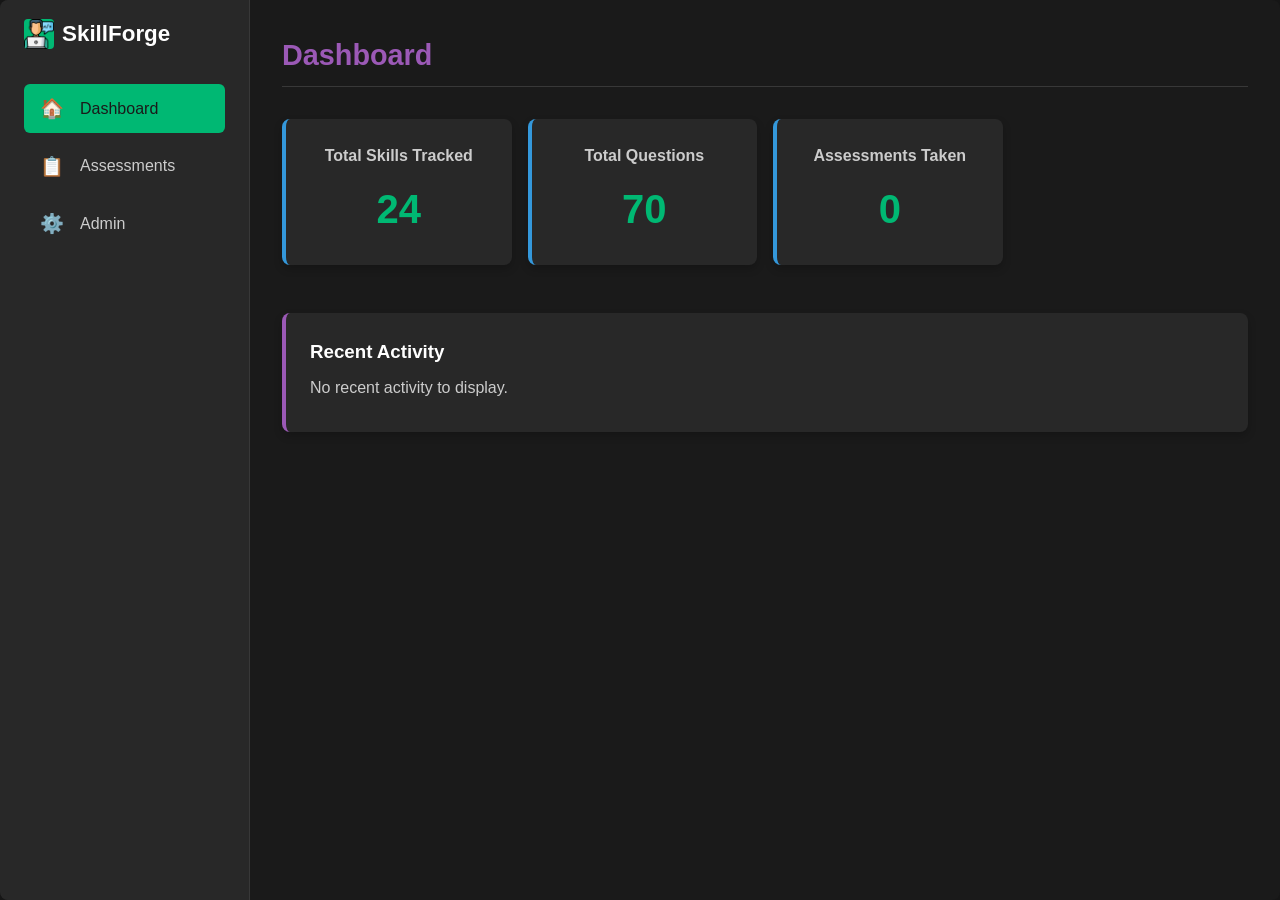
<file: index.html>
<!DOCTYPE html>
<html lang="en">
<head>
    <meta charset="utf-8" />
    <meta name="viewport" content="width=device-width, initial-scale=1.0" />
    <title>SkillForge Assess - Frontend Assessment Engine</title>
    <script src="https://d3js.org/d3.v7.min.js"></script>
    <link rel="stylesheet" href="css/style.css">
    <!-- Favicon -->
    <link rel="icon" href="data:image/svg+xml,<svg xmlns=%22http://www.w3.org/2000/svg%22 viewBox=%220 0 100 100%22><text y=%22.9em%22 font-size=%2290%22>📚</text></svg>">
</head>
<body>
    <div class="app-container">
        <!-- Header / Navbar: Contains logo and main navigation -->
        <header class="app-header">
            <div class="logo">
                <!-- SVG Logo: Ensure logo.svg exists in /assets, or adjust as needed -->
                <img src="assets/web-development.png" alt="SkillForge Assess Logo" class="logo-icon">
                <h1>SkillForge</h1>
            </div>
            <!-- Main Navigation: Links to different sections of the application -->
            <nav class="main-nav">
                <ul>
                    <li><a href="#dashboard" class="nav-link active" data-section="dashboard">Dashboard</a></li>
                    <li><a href="#assessments" class="nav-link" data-section="assessments">Assessments</a></li>
                    <li><a href="#admin" class="nav-link" data-section="admin">Admin</a></li>
                    <!-- Future Feature: Profile/User link, if Firebase Auth is integrated -->
                    <!-- <li><a href="#profile" class="nav-link"><img src="/assets/user-icon.svg" alt="Profile" class="user-icon"></a></li> -->
                </ul>
            </nav>
            <!-- Mobile Navigation Toggle: A placeholder for a hamburger menu on small screens -->
            <button class="menu-toggle" aria-label="Toggle navigation" hidden>☰</button>
        </header>

        <!-- Main Content Area: Displays different sections based on navigation -->
        <main class="app-main-content">

            <!-- Section: Dashboard (Overview of stats and recent activity) -->
            <section id="dashboard" class="content-section active">
                <div class="section-header">
                    <h2>Dashboard</h2>
                </div>
                <div class="dashboard-grid">
                    <div class="card stat-card">
                        <h3>Total Skills Tracked</h3>
                        <p id="totalSkillsCount">0</p>
                    </div>
                    <div class="card stat-card">
                        <h3>Total Questions</h3>
                        <p id="totalQuestionsCount">0</p>
                    </div>
                    <div class="card stat-card">
                        <h3>Assessments Taken</h3>
                        <p id="assessmentsTakenCount">0</p>
                    </div>
                    <div class="card recent-activity">
                        <h3>Recent Activity</h3>
                        <ul id="recentActivityList">
                            <li>No recent activity to display.</li>
                        </ul>
                    </div>
                </div>
            </section>

            <!-- Section: Assessments (Functionality to start and take an assessment) -->
            <section id="assessments" class="content-section">
                <div class="section-header">
                    <h2>Start New Assessment</h2>
                </div>
                <div class="card assessment-starter">
                    <div class="form-group">
                        <label for="targetSkillsInput">Target Skills (comma-separated IDs):</label>
                        <input type="text" id="targetSkillsInput" placeholder="e.g., s_js_basics, s_python_basics (leave empty for all skills)" />
                        <small>Enter skill IDs you want to be assessed on. Leave blank for a general assessment.</small>
                    </div>
                    <div class="form-group">
                        <label for="maxQsInput">Max Questions:</label>
                        <input type="number" id="maxQsInput" value="10" min="1" max="50" />
                        <small>Set the maximum number of questions for this assessment.</small>
                    </div>
                    <button id="startBtn" class="btn btn-primary">Start Assessment</button>
                    <div id="assessmentLoading" class="loading-indicator" hidden>
                        <div class="spinner"></div>
                        <p>Preparing your assessment...</p>
                    </div>
                </div>

                <!-- Assessment Player: Displays questions during an active assessment -->
                <div id="player" class="card assessment-player" hidden>
                    <div class="player-header">
                        <h3 id="questionCounter">Question 0 of 0</h3>
                        <div class="progress-bar-container">
                            <div class="progress-bar-fill" id="assessmentProgressBar"></div>
                        </div>
                    </div>
                    <div id="questionContainer" class="question-content">
                        <!-- Dynamic question content will be injected here by JavaScript -->
                        <p class="question-text">Loading question...</p>
                        <div class="options-container">
                            <!-- Dynamic options/input field will be injected here by JavaScript -->
                        </div>
                    </div>
                    <div class="player-actions">
                        <button id="nextBtn" class="btn btn-secondary" disabled>Next Question</button>
                        <button id="submitBtn" class="btn btn-success" hidden>Submit Assessment</button>
                    </div>
                </div>

                <!-- Assessment Results: Displays assessment outcome and breakdown -->
                <div id="results" class="card assessment-results" hidden>
                    <div class="section-header">
                        <h3>Assessment Results</h3>
                        <button class="btn btn-info btn-small" id="toggleRawResults">Toggle Raw JSON</button>
                    </div>
                    <div class="results-summary">
                        <h4>Overall Performance: <span id="overallScore">N/A</span></h4>
                        <p id="feedbackMessage">Complete an assessment to see feedback here.</p>
                    </div>

                    <div class="skill-graph-section">
                        <h4>Skill Proficiency Graph</h4>
                        <div id="skillGraphContainer" class="skill-graph-svg">
                            <!-- SVG graph will be rendered here by JavaScript -->
                            <p class="graph-placeholder">No graph available yet. Complete an assessment.</p>
                        </div>
                        <small>Nodes represent skills, colors indicate proficiency (Red: Low, Green: High).</small>
                    </div>

                    <div class="skill-breakdown-section">
                        <h4>Skill Breakdown</h4>
                        <ul id="skillBreakdownList" class="skill-breakdown-list">
                            <li>No skill breakdown available yet.</li>
                        </ul>
                    </div>

                    <div id="rawResults" class="code-block" hidden>
                        <h4>Raw Data:</h4>
                        <pre id="resultsJson">{}</pre>
                    </div>
                </div>
            </section>

            <!-- Section: Admin Panel (For managing skills and questions) -->
            <section id="admin" class="content-section">
                <div class="section-header">
                    <h2>Admin Panel</h2>
                </div>
                <div class="card admin-actions">
                    <h3>Database Actions</h3>
                    <div class="btn-group">
                        <button id="seedBtn" class="btn btn-warning">Seed Sample Data</button>
                        <!-- 'Clear All Data' button is initially hidden for safety; JS can reveal it -->
                        <button id="clearDbBtn" class="btn btn-danger" hidden>Clear All Data (Caution!)</button>
                    </div>
                    <p id="seedStatus" class="status-message"></p>
                </div>

                <div class="card admin-forms">
                    <h3>Manage Skills</h3>
                    <form id="skillForm">
                        <input type="hidden" id="skillId" /> <!-- Hidden field for skill ID (for updates) -->
                        <div class="form-group">
                            <label for="skillName">Skill Name:</label>
                            <input type="text" id="skillName" required />
                        </div>
                        <div class="form-group">
                            <label for="skillDescription">Description:</label>
                            <textarea id="skillDescription" placeholder="Brief description of the skill"></textarea>
                        </div>
                        <div class="form-group">
                            <label for="skillPrerequisites">Prerequisites (comma-separated IDs, e.g., s_js_basics):</label>
                            <input type="text" id="skillPrerequisites" placeholder="No prerequisites" />
                        </div>
                        <div class="form-group">
                            <label for="skillDifficulty">Difficulty (1-5):</label>
                            <input type="number" id="skillDifficulty" min="1" max="5" value="1" required />
                        </div>
                        <button type="submit" class="btn btn-primary">Add/Update Skill</button>
                    </form>

                    <h3 class="mt-4">Manage Questions</h3>
                    <form id="questionForm">
                        <input type="hidden" id="questionId" /> <!-- Hidden field for question ID (for updates) -->
                        <div class="form-group">
                            <label for="questionText">Question Text:</label>
                            <textarea id="questionText" required placeholder="Type your question here"></textarea>
                        </div>
                        <div class="form-group">
                            <label for="questionType">Question Type:</label>
                            <select id="questionType">
                                <option value="mcq">Multiple Choice</option>
                                <option value="short">Short Answer</option>
                            </select>
                        </div>
                        <!-- MCQ Options Group: Shown when questionType is 'mcq' -->
                        <div id="mcqOptionsGroup" class="form-group">
                            <label>MCQ Options (one per line):</label>
                            <textarea id="mcqOptions" placeholder="Option A&#10;Option B&#10;Option C"></textarea>
                            <label for="mcqCorrectIndex">Correct Option Index (0-based for MCQ):</label>
                            <input type="number" id="mcqCorrectIndex" value="0" min="0" />
                        </div>
                        <!-- Short Answer Group: Shown when questionType is 'short' -->
                        <div id="shortAnswerGroup" class="form-group" hidden>
                            <label for="shortAnswerCorrect">Correct Short Answer (case-insensitive match):</label>
                            <input type="text" id="shortAnswerCorrect" placeholder="Expected answer" />
                        </div>
                        <div class="form-group">
                            <label for="questionSkillTags">Skill Tags (format: skillId:weight, comma-separated):</label>
                            <input type="text" id="questionSkillTags" required placeholder="e.g., s_js_basics:1.0, s_dom:0.5" />
                            <small>Associate skills and their importance (weight 0.1-1.0) to this question.</small>
                        </div>
                        <div class="form-group">
                            <label for="estimatedTime">Estimated Time (seconds):</label>
                            <input type="number" id="estimatedTime" value="30" min="5" max="300" required />
                            <small>Recommended time to answer this question.</small>
                        </div>
                        <button type="submit" class="btn btn-primary">Add/Update Question</button>
                    </form>
                </div>
            </section>

        </main>
    </div>

    <!-- Local JavaScript Modules -->
    <!-- Order matters due to dependencies: init -> db -> algorithms -> ui -> app -->
    <script type="module" src="js/firebase-init.js"></script>
    <script type="module" src="js/db.js"></script>
    <script type="module" src="js/algorithms.js"></script>
    <script type="module" src="js/ui.js"></script>
    <script type="module" src="js/app.js"></script>
</body>
</html>
</file>
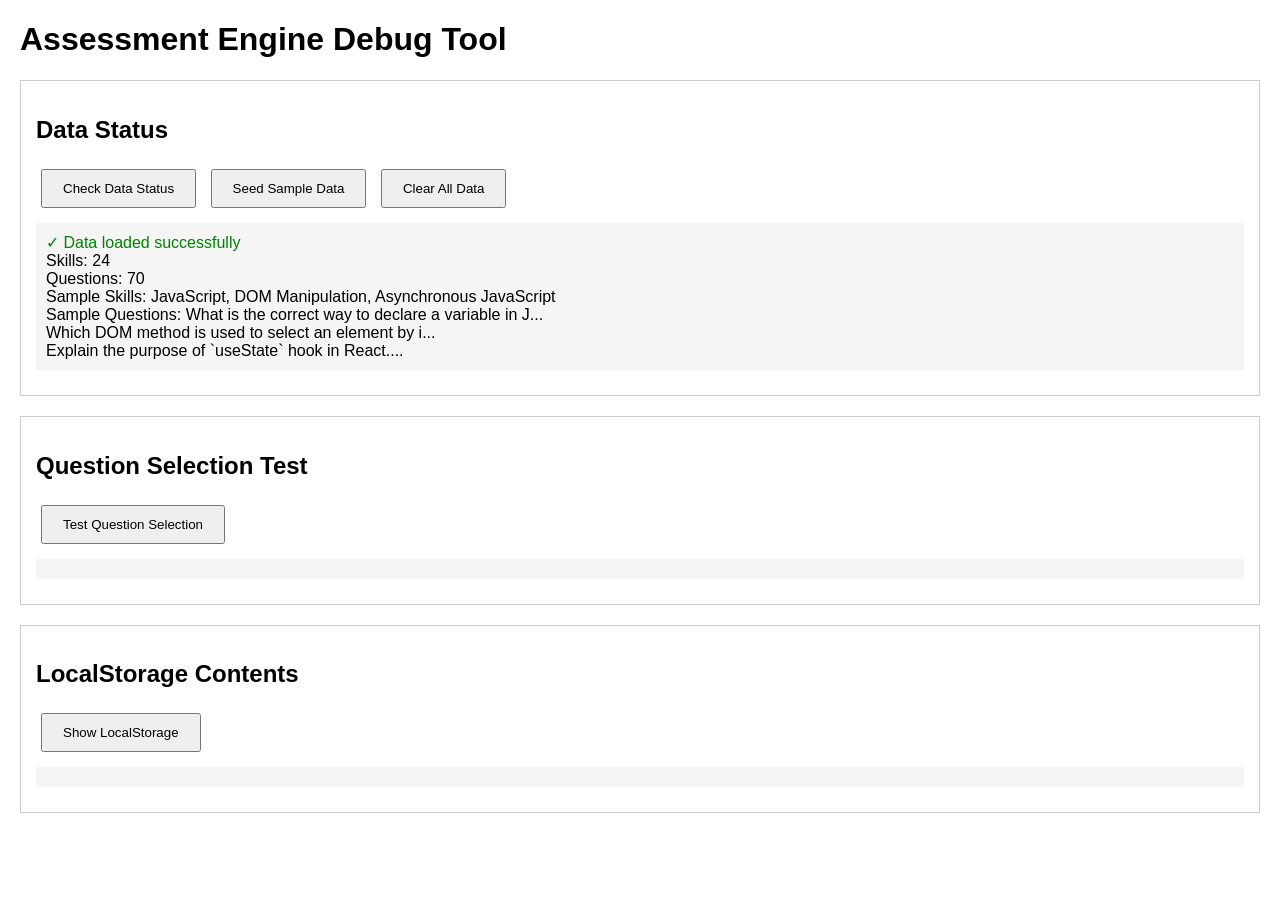
<file: debug.html>
<!DOCTYPE html>
<html lang="en">
<head>
    <meta charset="UTF-8">
    <meta name="viewport" content="width=device-width, initial-scale=1.0">
    <title>Debug Assessment Engine</title>
    <style>
        body { font-family: Arial, sans-serif; margin: 20px; }
        .debug-section { margin: 20px 0; padding: 15px; border: 1px solid #ccc; }
        .data-display { background: #f5f5f5; padding: 10px; margin: 10px 0; }
        button { padding: 10px 20px; margin: 5px; }
        .error { color: red; }
        .success { color: green; }
    </style>
</head>
<body>
    <h1>Assessment Engine Debug Tool</h1>
    
    <div class="debug-section">
        <h2>Data Status</h2>
        <button onclick="checkData()">Check Data Status</button>
        <button onclick="seedData()">Seed Sample Data</button>
        <button onclick="clearData()">Clear All Data</button>
        <div id="dataStatus" class="data-display"></div>
    </div>

    <div class="debug-section">
        <h2>Question Selection Test</h2>
        <button onclick="testQuestionSelection()">Test Question Selection</button>
        <div id="questionTest" class="data-display"></div>
    </div>

    <div class="debug-section">
        <h2>LocalStorage Contents</h2>
        <button onclick="showLocalStorage()">Show LocalStorage</button>
        <div id="localStorageContent" class="data-display"></div>
    </div>

    <script type="module">
        import { getSkills, getQuestions, seedSampleData, clearAllData } from './js/db.js';
        import { selectQuestionsForAssessment } from './js/algorithms.js';

        window.checkData = async function() {
            const statusDiv = document.getElementById('dataStatus');
            try {
                const skills = await getSkills();
                const questions = await getQuestions();
                
                statusDiv.innerHTML = `
                    <div class="success">✓ Data loaded successfully</div>
                    <div>Skills: ${skills.length}</div>
                    <div>Questions: ${questions.length}</div>
                    <div>Sample Skills: ${skills.slice(0, 3).map(s => s.name).join(', ')}</div>
                    <div>Sample Questions: ${questions.slice(0, 3).map(q => q.text.substring(0, 50) + '...').join('<br>')}</div>
                `;
            } catch (error) {
                statusDiv.innerHTML = `<div class="error">✗ Error loading data: ${error.message}</div>`;
            }
        };

        window.seedData = async function() {
            const statusDiv = document.getElementById('dataStatus');
            try {
                await seedSampleData();
                statusDiv.innerHTML = '<div class="success">✓ Sample data seeded successfully!</div>';
                setTimeout(checkData, 1000);
            } catch (error) {
                statusDiv.innerHTML = `<div class="error">✗ Error seeding data: ${error.message}</div>`;
            }
        };

        window.clearData = async function() {
            const statusDiv = document.getElementById('dataStatus');
            try {
                await clearAllData();
                statusDiv.innerHTML = '<div class="success">✓ All data cleared!</div>';
            } catch (error) {
                statusDiv.innerHTML = `<div class="error">✗ Error clearing data: ${error.message}</div>`;
            }
        };

        window.testQuestionSelection = async function() {
            const testDiv = document.getElementById('questionTest');
            try {
                const skills = await getSkills();
                const questions = await getQuestions();
                
                // Test 1: No target skills (should get all questions)
                const allQuestions = selectQuestionsForAssessment(questions, skills, [], 10);
                
                // Test 2: With target skills
                const jsQuestions = selectQuestionsForAssessment(questions, skills, ['s_js_basics'], 5);
                
                // Test 3: With multiple target skills
                const multiSkillQuestions = selectQuestionsForAssessment(questions, skills, ['s_js_basics', 's_python_basics'], 8);
                
                testDiv.innerHTML = `
                    <div class="success">✓ Question selection tests completed</div>
                    <div><strong>Test 1 (No target skills, max 10):</strong> ${allQuestions.length} questions selected</div>
                    <div><strong>Test 2 (JavaScript only, max 5):</strong> ${jsQuestions.length} questions selected</div>
                    <div><strong>Test 3 (JS + Python, max 8):</strong> ${multiSkillQuestions.length} questions selected</div>
                    <div><strong>Sample selected questions:</strong></div>
                    <div>${allQuestions.slice(0, 3).map(q => `${q.id}: ${q.text.substring(0, 60)}...`).join('<br>')}</div>
                `;
            } catch (error) {
                testDiv.innerHTML = `<div class="error">✗ Error testing question selection: ${error.message}</div>`;
            }
        };

        window.showLocalStorage = function() {
            const contentDiv = document.getElementById('localStorageContent');
            const skills = localStorage.getItem('firestore_skills');
            const questions = localStorage.getItem('firestore_questions');
            const assessments = localStorage.getItem('firestore_assessments');
            
            contentDiv.innerHTML = `
                <div><strong>Skills:</strong> ${skills ? JSON.parse(skills).length + ' items' : 'Not found'}</div>
                <div><strong>Questions:</strong> ${questions ? JSON.parse(questions).length + ' items' : 'Not found'}</div>
                <div><strong>Assessments:</strong> ${assessments ? JSON.parse(assessments).length + ' items' : 'Not found'}</div>
                <div><strong>Sample Skills:</strong> ${skills ? JSON.parse(skills).slice(0, 3).map(s => s.name).join(', ') : 'N/A'}</div>
            `;
        };

        // Auto-check data on load
        checkData();
    </script>
</body>
</html>
</file>
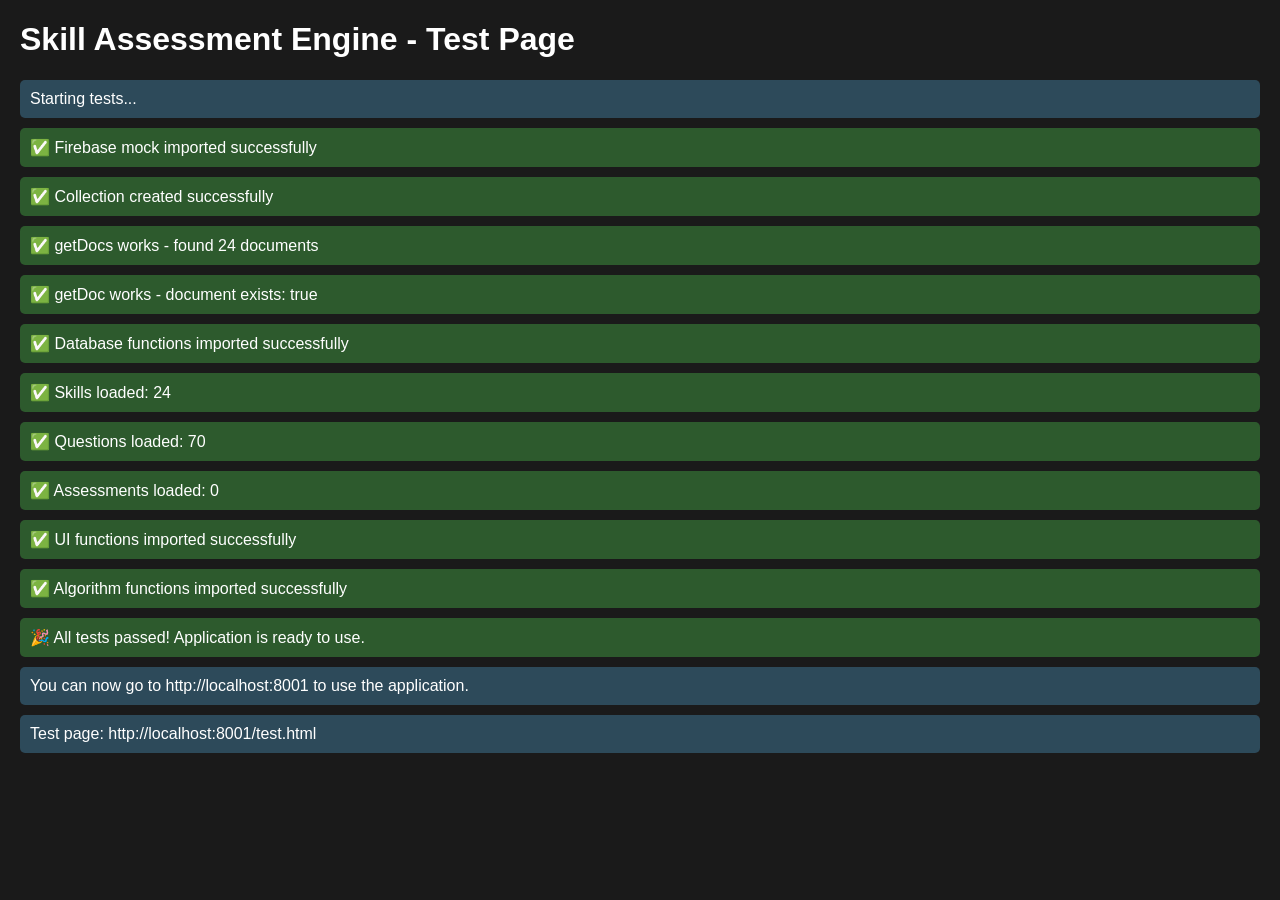
<file: test.html>
<!DOCTYPE html>
<html lang="en">
<head>
    <meta charset="UTF-8">
    <meta name="viewport" content="width=device-width, initial-scale=1.0">
    <title>Test - Skill Assessment Engine</title>
    <style>
        body { font-family: Arial, sans-serif; margin: 20px; background: #1a1a1a; color: white; }
        .test-result { margin: 10px 0; padding: 10px; border-radius: 5px; }
        .success { background: #2d5a2d; }
        .error { background: #5a2d2d; }
        .info { background: #2d4a5a; }
    </style>
</head>
<body>
    <h1>Skill Assessment Engine - Test Page</h1>
    <div id="test-results"></div>

    <script type="module">
        const resultsDiv = document.getElementById('test-results');
        
        function addResult(message, type = 'info') {
            const div = document.createElement('div');
            div.className = `test-result ${type}`;
            div.textContent = message;
            resultsDiv.appendChild(div);
        }

        try {
            addResult('Starting tests...', 'info');
            
            // Test 1: Import Firebase mock
            const { db, collection, getDocs, getDoc, setDoc, addDoc, updateDoc, deleteDoc, writeBatch, doc } = await import('./js/firebase-init.js');
            addResult('✅ Firebase mock imported successfully', 'success');
            
            // Test 2: Test collection creation
            const skillsCol = collection(db, 'skills');
            addResult('✅ Collection created successfully', 'success');
            
            // Test 3: Test getDocs
            const snapshot = await getDocs(skillsCol);
            addResult(`✅ getDocs works - found ${snapshot.docs.length} documents`, 'success');
            
            // Test 4: Test getDoc
            if (snapshot.docs.length > 0) {
                const docRef = doc(db, 'skills', snapshot.docs[0].id);
                const docSnapshot = await getDoc(docRef);
                addResult(`✅ getDoc works - document exists: ${docSnapshot.exists()}`, 'success');
            } else {
                addResult('⚠️ getDoc test skipped - no documents found', 'info');
            }
            
            // Test 5: Test database functions
            const { getSkills, getQuestions, getAssessments } = await import('./js/db.js');
            addResult('✅ Database functions imported successfully', 'success');
            
            // Test 6: Test data retrieval
            const skills = await getSkills();
            const questions = await getQuestions();
            const assessments = await getAssessments();
            
            addResult(`✅ Skills loaded: ${skills.length}`, 'success');
            addResult(`✅ Questions loaded: ${questions.length}`, 'success');
            addResult(`✅ Assessments loaded: ${assessments.length}`, 'success');
            
            // Test 7: Test UI functions
            const { renderDashboard, showSection } = await import('./js/ui.js');
            addResult('✅ UI functions imported successfully', 'success');
            
            // Test 8: Test algorithms
            const { selectQuestionsForAssessment, calculateProficiency } = await import('./js/algorithms.js');
            addResult('✅ Algorithm functions imported successfully', 'success');
            
            addResult('🎉 All tests passed! Application is ready to use.', 'success');
            addResult('You can now go to http://localhost:8001 to use the application.', 'info');
            addResult('Test page: http://localhost:8001/test.html', 'info');
            
        } catch (error) {
            addResult(`❌ Test failed: ${error.message}`, 'error');
            console.error('Test error:', error);
        }
    </script>
</body>
</html>
</file>
<file: css/style.css>
/* Basic Reset & Body Styles */
/* Defines custom properties (CSS variables) for consistent styling */
:root {
    --bg-primary: #1A1A1A; /* Deep charcoal background */
    --bg-secondary: #282828; /* Lighter charcoal for cards/panels */
    --text-primary: #FFFFFF; /* Main white text */
    --text-secondary: #CCCCCC; /* Lighter grey text */
    --text-muted: #888888; /* Muted grey for small text/placeholders */

    --color-green: #00B873; /* HackerRank green - success/highlight */
    --color-blue: #3498DB; /* Bright blue - primary actions/information */
    --color-purple: #9B59B6; /* Accent purple for headers/highlights */
    --color-orange: #F39C12; /* Warning orange */
    --color-red: #E74C3C; /* Danger red */

    --border-color: #383838; /* Dark border color */
    --border-radius: 8px; /* Standard border-radius for elements */
    /* Font families: Inter for general text, Fira Code for monospace/code */
    --font-family: 'Inter', 'Segoe UI', Roboto, Helvetica, Arial, sans-serif, "Apple Color Emoji", "Segoe UI Emoji", "Segoe UI Symbol";
    --font-monospace: 'Fira Code', 'JetBrains Mono', 'Source Code Pro', monospace;
    --spacing-unit: 1rem; /* Base unit for spacing */
}

/* Import Google Fonts for 'Inter' and 'Fira Code' */
@import url('https://fonts.googleapis.com/css2?family=Inter:wght@300;400;500;600;700&display=swap');
@import url('https://fonts.googleapis.com/css2?family=Fira+Code:wght@400;500;600&display=swap'); /* Uncomment if you want to use Fira Code */


/* Universal box-sizing reset */
* {
    margin: 0;
    padding: 0;
    box-sizing: border-box;
}

body {
    font-family: var(--font-family);
    background-color: var(--bg-primary);
    color: var(--text-primary);
    line-height: 1.6;
    display: flex;
    min-height: 100vh; /* Full viewport height */
    overflow-x: hidden; /* Prevent horizontal scroll due to potential overflow */
}

/* App Container: The main wrapper for the application layout */
.app-container {
    display: flex;
    width: 100%;
    max-width: 1400px; /* Max width for the entire app on large screens */
    margin: 0 auto; /* Center the container */
    border-radius: var(--border-radius);
    overflow: hidden; /* Ensures child elements don't spill out */
    box-shadow: 0 0 30px rgba(0, 0, 0, 0.5); /* Subtle overall shadow */
}

/* Header/Sidebar (Left Nav): Styles for the fixed navigation pane */
.app-header {
    width: 250px; /* Fixed width for the sidebar */
    background-color: var(--bg-secondary);
    padding: var(--spacing-unit) calc(var(--spacing-unit) * 1.5);
    display: flex;
    flex-direction: column;
    border-right: 1px solid var(--border-color);
    flex-shrink: 0; /* Prevent header from shrinking */
    position: relative; /* For positioning mobile menu toggle */
    z-index: 100; /* Ensure header is above content */
}

.app-header .logo {
    display: flex;
    align-items: center;
    gap: 0.5rem;
    margin-bottom: calc(var(--spacing-unit) * 2);
    color: var(--text-primary);
}

.app-header .logo-icon {
    width: 30px;
    height: 30px;
    /* This background-color is a placeholder if logo.svg is a container for an icon.
       If logo.svg is a simple image, its internal styles will determine color. */
    background-color: var(--color-green);
    border-radius: 4px;
}

.app-header h1 {
    font-size: 1.4rem;
    font-weight: 600;
}

/* Main Navigation styles */
.main-nav ul {
    list-style: none;
}

.main-nav li {
    margin-bottom: 0.5rem;
}

.main-nav a {
    display: flex;
    align-items: center;
    padding: 0.75rem 1rem;
    color: var(--text-secondary);
    text-decoration: none;
    border-radius: 6px;
    transition: background-color 0.2s ease, color 0.2s ease;
    gap: 1rem; /* Space for icon and text */
}

/* Pseudo-elements for navigation icons */
.main-nav a::before {
    font-size: 1.2rem;
    line-height: 1;
    width: 1.5rem; /* Fixed width for consistent icon alignment */
    text-align: center;
    color: var(--text-muted);
}
.main-nav a[data-section="dashboard"]::before { content: "🏠"; }
.main-nav a[data-section="assessments"]::before { content: "📋"; }
.main-nav a[data-section="admin"]::before { content: "⚙️"; }

.main-nav a:hover {
    background-color: rgba(0, 184, 115, 0.1); /* Subtle hover effect */
    color: var(--text-primary);
}

.main-nav a.active {
    background-color: var(--color-green);
    color: var(--bg-primary); /* Dark text on green for active state */
    font-weight: 500;
}
.main-nav a.active::before {
    color: var(--bg-primary); /* Icon color matches text for active state */
}

/* Mobile Menu Toggle button (hidden by default, shown on small screens by JS/media query) */
.menu-toggle {
    display: none; /* Hidden by default */
    background: none;
    border: none;
    color: var(--text-primary);
    font-size: 1.8rem;
    cursor: pointer;
    padding: 0.5rem;
    position: absolute; /* Position relative to .app-header */
    right: var(--spacing-unit);
    top: var(--spacing-unit);
    z-index: 101; /* Above other header elements */
}


/* Main Content Area: Scrolls independently if needed */
.app-main-content {
    flex-grow: 1; /* Takes up remaining space */
    padding: calc(var(--spacing-unit) * 2);
    overflow-y: auto; /* Enable scrolling for content if it overflows */
    flex-shrink: 1;
}

/* Content Sections: Toggled visible/hidden by JavaScript */
.content-section {
    display: none; /* Hidden by default */
    animation: fadeIn 0.3s ease-out; /* Smooth transition when shown */
}

.content-section.active {
    display: block; /* Active section is displayed */
}

/* Keyframe animation for fade-in effect */
@keyframes fadeIn {
    from { opacity: 0; transform: translateY(10px); }
    to { opacity: 1; transform: translateY(0); }
}

/* Section Headers: Consistent styling for titles */
.section-header {
    display: flex;
    justify-content: space-between;
    align-items: center;
    margin-bottom: calc(var(--spacing-unit) * 1.5);
    padding-bottom: 0.5rem;
    border-bottom: 1px solid var(--border-color);
}

.section-header h2, .section-header h3 {
    font-size: 1.8rem;
    font-weight: 600;
    color: var(--color-purple); /* Highlight headers */
}

/* Cards: General-purpose container styling */
.card {
    background-color: var(--bg-secondary);
    border-radius: var(--border-radius);
    padding: calc(var(--spacing-unit) * 1.5);
    margin-bottom: calc(var(--spacing-unit) * 2);
    box-shadow: 0 4px 8px rgba(0, 0, 0, 0.2);
}

/* Dashboard Specifics */
.dashboard-grid {
    display: grid;
    grid-template-columns: repeat(auto-fit, minmax(200px, 1fr)); /* Responsive grid columns */
    gap: var(--spacing-unit);
    margin-top: calc(var(--spacing-unit) * 2);
}

.stat-card {
    text-align: center;
    border-left: 4px solid var(--color-blue); /* Left border as an accent */
}
.stat-card h3 {
    font-size: 1rem;
    color: var(--text-secondary);
    margin-bottom: 0.5rem;
}
.stat-card p {
    font-size: 2.5rem;
    font-weight: 700;
    color: var(--color-green); /* Highlight count numbers */
}

.recent-activity {
    grid-column: 1 / -1; /* Spans all columns in the grid */
    border-left: 4px solid var(--color-purple);
}
.recent-activity ul {
    list-style: none;
    padding-left: 0;
}
.recent-activity li {
    padding: 0.5rem 0;
    border-bottom: 1px solid var(--border-color);
    color: var(--text-secondary);
}
.recent-activity li:last-child {
    border-bottom: none; /* No border for the last item */
}


/* Forms Styling */
.form-group {
    margin-bottom: var(--spacing-unit);
}

label {
    display: block;
    margin-bottom: 0.5rem;
    color: var(--text-secondary);
    font-weight: 500;
}

input[type="text"],
input[type="number"],
textarea,
select {
    width: 100%;
    padding: 0.75rem;
    background-color: var(--bg-primary);
    border: 1px solid var(--border-color);
    border-radius: 4px;
    color: var(--text-primary);
    font-size: 1rem;
    transition: border-color 0.2s ease, box-shadow 0.2s ease;
}

input[type="text"]:focus,
input[type="number"]:focus,
textarea:focus,
select:focus {
    border-color: var(--color-blue); /* Highlight border on focus */
    outline: none; /* Remove default outline */
    box-shadow: 0 0 0 2px rgba(52, 152, 219, 0.3); /* Subtle blue shadow on focus */
}

/* Text input styling for target skills */
#targetSkillsInput {
    font-family: 'Courier New', monospace;
    font-size: 0.95rem;
}

textarea {
    min-height: 80px;
    resize: vertical; /* Allow vertical resizing only */
}

small {
    display: block;
    color: var(--text-muted);
    font-size: 0.85rem;
    margin-top: 0.25rem;
}

/* Button Styles */
.btn {
    display: inline-flex; /* Allows for icon + text alignment */
    align-items: center;
    justify-content: center;
    padding: 0.75rem 1.5rem;
    border: none;
    border-radius: 4px;
    cursor: pointer;
    font-size: 1rem;
    font-weight: 500;
    transition: background-color 0.2s ease, box-shadow 0.2s ease, color 0.2s ease;
    text-decoration: none; /* For button acting as a link */
}

.btn-primary {
    background-color: var(--color-blue);
    color: var(--text-primary);
}
.btn-primary:hover {
    background-color: #2980b9; /* Darker blue on hover */
    box-shadow: 0 2px 10px rgba(52, 152, 219, 0.4);
}

.btn-success {
    background-color: var(--color-green);
    color: var(--bg-primary); /* Dark text on green for contrast */
}
.btn-success:hover {
    background-color: #008f5d; /* Darker green on hover */
    box-shadow: 0 2px 10px rgba(0, 184, 115, 0.4);
}

.btn-warning {
    background-color: var(--color-orange);
    color: var(--bg-primary);
}
.btn-warning:hover {
    background-color: #d1870f;
    box-shadow: 0 2px 10px rgba(243, 156, 18, 0.4);
}

.btn-danger {
    background-color: var(--color-red);
    color: var(--text-primary);
}
.btn-danger:hover {
    background-color: #c0392b;
    box-shadow: 0 2px 10px rgba(231, 76, 60, 0.4);
}

.btn-secondary {
    background-color: var(--border-color);
    color: var(--text-secondary);
}
.btn-secondary:hover {
    background-color: #4c4c4c;
    color: var(--text-primary);
}

.btn-info { /* For toggle raw results button */
    background-color: #6c757d;
    color: var(--text-primary);
}
.btn-info:hover {
    background-color: #5a6268;
}

/* Disabled button state */
.btn:disabled {
    opacity: 0.6;
    cursor: not-allowed;
    box-shadow: none;
}

.btn-group {
    display: flex;
    gap: 0.5rem;
    margin-top: var(--spacing-unit);
    flex-wrap: wrap; /* Allow buttons to wrap on smaller screens */
}

.btn-small {
    padding: 0.5rem 1rem;
    font-size: 0.9rem;
}

/* Loading Indicator */
.loading-indicator {
    display: flex;
    flex-direction: column;
    align-items: center;
    gap: 0.5rem;
    margin-top: var(--spacing-unit);
    color: var(--text-secondary);
}

.spinner {
    border: 4px solid rgba(255, 255, 255, 0.3);
    border-top: 4px solid var(--color-blue); /* Blue spinning top */
    border-radius: 50%;
    width: 30px;
    height: 30px;
    animation: spin 1s linear infinite;
}

@keyframes spin {
    0% { transform: rotate(0deg); }
    100% { transform: rotate(360deg); }
}

.status-message {
    margin-top: 0.5rem;
    font-size: 0.9rem;
    color: var(--text-secondary);
}
.status-message.success { color: var(--color-green); }
.status-message.error { color: var(--color-red); }


/* Assessment Player Specifics */
.assessment-player {
    margin-top: var(--spacing-unit);
    width: 100%; /* Ensure full width */
    max-width: none; /* Remove any max-width restrictions */
}
.player-header {
    display: flex;
    justify-content: space-between;
    align-items: center;
    margin-bottom: var(--spacing-unit);
    padding-bottom: 0.5rem;
    border-bottom: 1px solid var(--border-color);
}
.player-header h3 {
    font-size: 1.2rem;
    color: var(--color-blue);
}
.progress-bar-container {
    width: 150px;
    height: 8px;
    background-color: var(--bg-primary);
    border-radius: 4px;
    overflow: hidden;
}
.progress-bar-fill {
    height: 100%;
    width: 0%; /* JavaScript will update this width */
    background-color: var(--color-green);
    border-radius: 4px;
    transition: width 0.3s ease-out; /* Smooth progress bar animation */
}

.question-content {
    min-height: 150px; /* Ensures a minimum height for question area */
    display: flex;
    flex-direction: column;
    gap: var(--spacing-unit);
    width: 100%; /* Ensure full width */
    overflow: visible; /* Allow content to be fully visible */
}
.question-text {
    font-size: 1.2rem;
    font-weight: 500;
    margin-bottom: var(--spacing-unit);
    color: var(--text-primary);
}

.options-container {
    display: flex;
    flex-direction: column;
    gap: 0.75rem;
    width: 100%; /* Ensure full width */
    min-width: 0; /* Allow shrinking */
}

/* Custom radio buttons for MCQ */
.radio-option {
    display: block; /* Each option on a new line */
    position: relative;
    cursor: pointer;
    font-size: 1.1rem;
    user-select: none; /* Prevent text selection on click */
    background-color: var(--bg-primary);
    border: 1px solid var(--border-color);
    border-radius: 4px;
    padding: 0.75rem 1rem 0.75rem 2.5rem; /* Space for custom radio button on left */
    transition: background-color 0.2s, border-color 0.2s;
    word-wrap: break-word; /* Allow long text to wrap */
    overflow-wrap: break-word; /* Modern browsers */
    white-space: normal; /* Allow text to wrap normally */
    overflow: visible; /* Ensure text is not clipped */
    min-height: auto; /* Allow natural height */
    width: 100%; /* Take full width */
    box-sizing: border-box; /* Include padding in width calculation */
}
.radio-option:hover {
    background-color: #3a3a3a;
    border-color: var(--color-blue);
}
.radio-option input {
    position: absolute;
    opacity: 0; /* Hide the default radio button */
    cursor: pointer;
    height: 0;
    width: 0;
}
.checkmark {
    position: absolute;
    top: 50%;
    left: 1rem;
    transform: translateY(-50%);
    height: 20px;
    width: 20px;
    background-color: var(--bg-primary);
    border: 2px solid var(--border-color);
    border-radius: 50%; /* Circular shape */
}
.radio-option:hover input ~ .checkmark {
    background-color: #3a3a3a;
    border-color: var(--color-blue);
}
/* Style for checked radio button */
.radio-option input:checked ~ .checkmark {
    background-color: var(--color-green);
    border-color: var(--color-green);
}
.checkmark:after {
    content: "";
    position: absolute;
    display: none;
}
/* Display the inner dot when checked */
.radio-option input:checked ~ .checkmark:after {
    display: block;
}
.radio-option .checkmark:after {
    top: 6px;
    left: 6px;
    width: 8px;
    height: 8px;
    border-radius: 50%;
    background: var(--bg-primary); /* Inner dot color */
}

/* Short answer input field */
.short-answer-input {
    width: 100%;
    padding: 0.75rem;
    background-color: var(--bg-primary);
    border: 1px solid var(--border-color);
    border-radius: 4px;
    color: var(--text-primary);
    font-size: 1rem;
    transition: border-color 0.2s ease, box-shadow 0.2s ease;
}
.short-answer-input:focus {
    border-color: var(--color-blue);
    outline: none;
    box-shadow: 0 0 0 2px rgba(52, 152, 219, 0.3);
}


.player-actions {
    display: flex;
    justify-content: flex-end; /* Align buttons to the right */
    gap: var(--spacing-unit);
    margin-top: calc(var(--spacing-unit) * 1.5);
    padding-top: var(--spacing-unit);
    border-top: 1px solid var(--border-color);
}

/* Assessment Results Section */
.assessment-results {
    margin-top: var(--spacing-unit);
}
.results-summary {
    text-align: center;
    margin-bottom: calc(var(--spacing-unit) * 2);
    padding-bottom: var(--spacing-unit);
    border-bottom: 1px solid var(--border-color);
}
.results-summary h4 {
    font-size: 1.8rem;
    color: var(--color-green); /* Highlight score */
    margin-bottom: 0.5rem;
}
.results-summary p {
    font-size: 1.1rem;
    color: var(--text-secondary);
}

.skill-graph-section {
    margin-bottom: calc(var(--spacing-unit) * 2);
}
.skill-graph-section h4 {
    font-size: 1.4rem;
    color: var(--color-purple);
    margin-bottom: var(--spacing-unit);
}
.skill-graph-svg {
    width: 100%;
    height: 400px; /* Fixed height for the SVG container */
    background-color: var(--bg-primary);
    border: 1px solid var(--border-color);
    border-radius: var(--border-radius);
    overflow: hidden; /* Important for SVG content */
    display: flex; /* Centering SVG content */
    align-items: center;
    justify-content: center;
}
.skill-graph-svg svg {
    width: 100%;
    height: 100%;
    display: block; /* Remove extra space below SVG */
}
.graph-placeholder {
    color: var(--text-muted);
    font-style: italic;
}

/* SVG Node styles (defined for D3.js generated elements) */
.skill-node {
    fill: var(--color-blue); /* Default fill color for nodes */
    stroke: var(--bg-primary); /* Border color for nodes */
    stroke-width: 2px;
    transition: fill 0.3s ease, transform 0.2s ease;
}
.skill-node:hover {
    transform: scale(1.05); /* Slightly enlarge on hover */
    cursor: pointer;
}
.skill-edge {
    stroke: var(--text-muted); /* Color for graph edges/lines */
    stroke-width: 1.5px;
    opacity: 0.7;
    transition: stroke 0.3s ease;
}
.skill-node-text {
    fill: var(--text-primary);
    font-size: 10px;
    text-anchor: middle;
    pointer-events: none; /* Allows mouse events to pass through to the node */
}


.skill-breakdown-list {
    list-style: none;
    padding-left: 0;
}
.skill-breakdown-list li {
    display: flex;
    justify-content: space-between;
    align-items: center;
    padding: 0.75rem 0;
    border-bottom: 1px dashed var(--border-color);
    color: var(--text-secondary);
}
.skill-breakdown-list li:last-child {
    border-bottom: none;
}
.skill-name {
    font-weight: 500;
    color: var(--text-primary);
}
.skill-proficiency {
    font-weight: 600;
}
/* Proficiency level specific colors */
.proficiency-low { color: var(--color-red); }
.proficiency-medium { color: var(--color-orange); }
.proficiency-high { color: var(--color-green); }


.code-block {
    background-color: #000; /* Pure black for code blocks */
    padding: var(--spacing-unit);
    border-radius: var(--border-radius);
    overflow-x: auto; /* Allow horizontal scrolling for long code lines */
    margin-top: calc(var(--spacing-unit) * 1.5);
    border: 1px solid var(--border-color);
}
.code-block pre {
    font-family: var(--font-monospace); /* Monospace font for code */
    font-size: 0.9rem;
    color: #f8f8f2; /* Light code text color */
    white-space: pre-wrap; /* Allows long lines to wrap */
    word-break: break-all; /* Break words if they are too long */
}
.code-block h4 {
    color: var(--color-blue);
    margin-bottom: 0.75rem;
    font-size: 1.1rem;
}


/* Admin Forms Specifics */
.admin-actions {
    margin-bottom: calc(var(--spacing-unit) * 2);
}

.admin-forms form {
    margin-top: var(--spacing-unit);
    padding: var(--spacing-unit);
    border: 1px solid var(--border-color);
    border-radius: var(--border-radius);
    margin-bottom: calc(var(--spacing-unit) * 1.5); /* Spacing between forms */
}
.admin-forms h3 {
    margin-top: calc(var(--spacing-unit) * 1.5);
    margin-bottom: var(--spacing-unit);
    font-size: 1.3rem;
    color: var(--color-purple);
}
.admin-forms h3:first-of-type {
    margin-top: 0; /* Remove top margin for the first h3 in this container */
}


/* Utility Classes */
.mt-4 { margin-top: calc(var(--spacing-unit) * 2); }


/* Responsive Adjustments */
/* Tablet breakpoint */
@media (max-width: 992px) {
    .app-container {
        max-width: 90%; /* Adjust max-width for tablets */
    }
    .app-header {
        width: 200px; /* Slightly smaller sidebar */
        padding: var(--spacing-unit);
    }
    .app-header h1 {
        font-size: 1.2rem;
    }
    .main-nav a {
        padding: 0.6rem 0.8rem;
        font-size: 0.95rem;
    }
    .app-main-content {
        padding: calc(var(--spacing-unit) * 1.5);
    }
    .section-header h2 {
        font-size: 1.6rem;
    }
    .stat-card p {
        font-size: 2rem;
    }
    .skill-graph-svg {
        height: 350px;
    }
}

/* Mobile breakpoint */
@media (max-width: 768px) {
    .app-container {
        flex-direction: column; /* Stack header and main content vertically */
        border-radius: 0;
        box-shadow: none;
        max-width: 100%; /* Important: Allow container to span full width */
    }

    .app-header {
        width: 100%; /* Header spans full width */
        border-right: none;
        border-bottom: 1px solid var(--border-color);
        padding: var(--spacing-unit);
        flex-direction: row; /* Logo and toggle side-by-side */
        justify-content: space-between;
        align-items: center;
    }

    .app-header .logo {
        margin-bottom: 0;
    }

    .main-nav {
        display: none; /* Hide main nav by default on small screens */
        position: absolute; /* Position for mobile menu overlay */
        top: 100%; /* Below the header */
        left: 0;
        width: 100%;
        background-color: var(--bg-secondary);
        z-index: 99; /* Below header, above main content */
        padding: var(--spacing-unit);
        box-shadow: 0 4px 8px rgba(0, 0, 0, 0.3);
        flex-direction: column; /* Stack nav links vertically */
        border-radius: 0 0 var(--border-radius) var(--border-radius);
    }
    .main-nav.active {
        display: flex; /* Show when active (toggled by JS) */
    }

    .menu-toggle {
        display: block; /* Show hamburger menu button */
    }

    .app-main-content {
        padding: var(--spacing-unit);
    }

    .section-header h2 {
        font-size: 1.4rem;
    }

    .dashboard-grid {
        grid-template-columns: 1fr; /* Stack dashboard cards vertically */
    }

    .stat-card p {
        font-size: 1.8rem;
    }

    .skill-graph-svg {
        height: 300px;
    }

    .player-actions {
        flex-direction: column; /* Stack player action buttons vertically */
        gap: 0.75rem;
    }
    .player-actions .btn {
        width: 100%; /* Full width buttons */
    }

    .btn-group {
        flex-direction: column; /* Stack button groups vertically */
    }
    .btn-group .btn {
        width: 100%;
    }
}

/* Extra small mobile breakpoint */
@media (max-width: 480px) {
    .app-header h1 {
        font-size: 1.1rem;
    }
    .app-header .logo-icon {
        width: 25px;
        height: 25px;
    }
    .section-header h2 {
        font-size: 1.2rem;
    }
    .question-text {
        font-size: 1rem;
    }
    .radio-option {
        font-size: 0.95rem;
        padding: 0.75rem 1rem 0.75rem 2rem; /* Consistent padding with space for radio button */
        word-wrap: break-word;
        overflow-wrap: break-word;
    }
    .checkmark {
        left: 0.7rem;
        width: 18px;
        height: 18px;
    }
    .checkmark:after {
        top: 5px;
        left: 5px;
        width: 8px;
        height: 8px;
    }
}

/* Hidden Utility Class */
[hidden] {
    display: none !important; /* Forces element to be hidden, overriding other styles */
}
</file>
